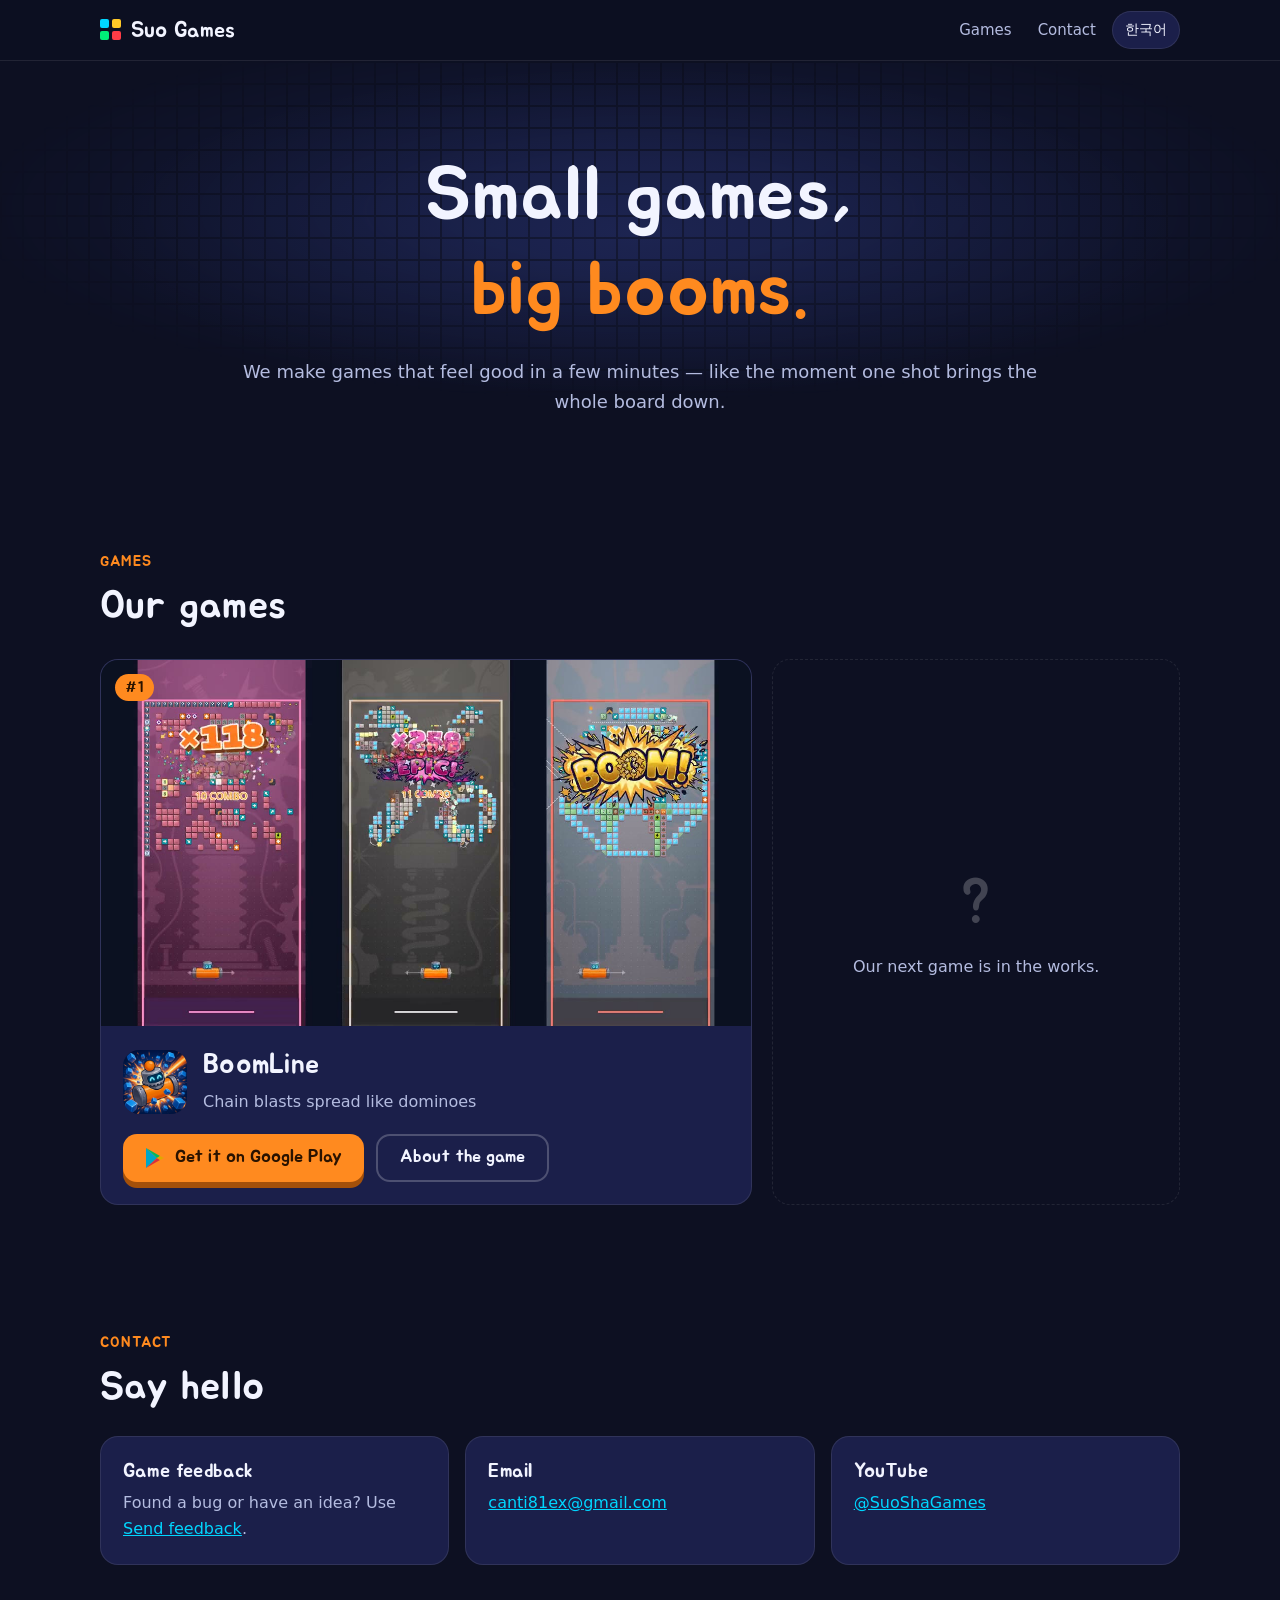
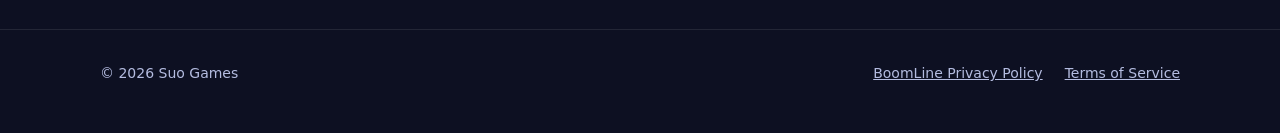
<file: index.html>
<!doctype html>
<html lang="ko" data-lang="ko">
<head>
<meta charset="utf-8">
<meta name="viewport" content="width=device-width, initial-scale=1">
<title>Suo Games</title>
<meta name="description" content="Suo Games — makers of BoomLine, a chain-blast puzzle for Android.">
<meta property="og:title" content="Suo Games">
<meta property="og:description" content="Makers of BoomLine — a chain-blast puzzle. Hit the core, the whole board falls.">
<meta property="og:image" content="https://canti81ex-flcl.github.io/boomline/media/og.jpg">
<meta property="og:type" content="website">
<meta name="theme-color" content="#0d1022">
<link rel="icon" href="/assets/bl-icon-32.png">
<link rel="stylesheet" href="/assets/suo.css">
<script src="/assets/suo.js"></script>
<style>
  .hero { padding: 88px 0 72px; text-align: center; }
  .hero h1 { font-size: clamp(40px, 9vw, 76px); }
  .hero h1 .o { color: var(--orange); }
  .hero .lead { margin: 18px auto 0; }
  .games { display: grid; grid-template-columns: 1.6fr 1fr; gap: 20px; margin-top: 28px; }
  .game { overflow: hidden; display: flex; flex-direction: column; }
  .game .shot { position: relative; aspect-ratio: 16 / 9; background: #000 center / cover no-repeat; }
  .game .shot img { width: 100%; height: 100%; object-fit: cover; }
  .game .shot .no { position: absolute; left: 14px; top: 14px; background: var(--orange); color: var(--orange-ink);
    font: 15px var(--head); padding: 4px 10px; border-radius: 999px; }
  .game .body { padding: 22px; display: grid; grid-template-columns: auto 1fr; gap: 6px 16px; align-items: center; }
  .game .body img.icon { width: 64px; height: 64px; border-radius: 16px; grid-row: span 2; }
  .game h3 { font-size: 28px; }
  .game .tag { color: var(--dim); margin: 0; }
  .game .acts { grid-column: 1 / -1; display: flex; flex-wrap: wrap; gap: 12px; margin-top: 12px; }
  .soon { display: grid; place-items: center; text-align: center; padding: 32px; border-style: dashed;
    background: transparent; color: var(--dim); min-height: 260px; }
  .soon .q { font: 56px var(--head); color: rgba(255,255,255,.22); }
  .contact { display: grid; grid-template-columns: repeat(auto-fit, minmax(240px, 1fr)); gap: 16px; margin-top: 24px; }
  .contact .card { padding: 22px; }
  .contact h3 { font-size: 20px; margin-bottom: 6px; }
  .contact p { margin: 0; color: var(--dim); }
  @media (max-width: 760px) { .games { grid-template-columns: 1fr; } .soon { min-height: 0; } }
</style>
</head>
<body>
<header class="top">
  <div class="wrap">
    <a class="brand" href="/"><span class="dots"><i></i><i></i><i></i><i></i></span>Suo Games</a>
    <nav>
      <a class="hide-sm" href="#games"><span lang="ko">게임</span><span lang="en">Games</span></a>
      <a class="hide-sm" href="#contact"><span lang="ko">문의</span><span lang="en">Contact</span></a>
      <button class="lang-btn" type="button" aria-label="Language"><span lang="ko">English</span><span lang="en">한국어</span></button>
    </nav>
  </div>
</header>

<main>
  <section class="hero blocks-bg">
    <div class="wrap">
      <h1 lang="ko">터지는 손맛을 만드는<br><span class="o">Suo Games</span></h1>
      <h1 lang="en">Small games,<br><span class="o">big booms.</span></h1>
      <p class="lead" lang="ko">한 발에 판이 무너지는 순간처럼, 짧게 해도 기분 좋은 게임을 만듭니다.</p>
      <p class="lead" lang="en">We make games that feel good in a few minutes — like the moment one shot brings the whole board down.</p>
    </div>
  </section>

  <section id="games">
    <div class="wrap">
      <div class="eyebrow"><span lang="ko">게임</span><span lang="en">Games</span></div>
      <h2 class="sec-title"><span lang="ko">우리 게임</span><span lang="en">Our games</span></h2>
      <div class="games">
        <article class="card game">
          <a class="shot" href="/boomline/">
            <img src="/boomline/media/trailer.jpg?v=2" alt="BoomLine — three boards blasting at once" width="1280" height="720">
            <span class="no">#1</span>
          </a>
          <div class="body">
            <img class="icon" src="/assets/bl-icon-180.png" alt="" width="64" height="64">
            <h3>BoomLine</h3>
            <p class="tag" lang="ko">도미노처럼 번지는 연쇄 폭파 퍼즐</p>
            <p class="tag" lang="en">Chain blasts spread like dominoes</p>
            <div class="acts">
              <a class="btn btn-play" href="https://play.google.com/store/apps/details?id=com.suo.boomline" rel="noopener">
                <svg width="20" height="22" viewBox="0 0 20 22" aria-hidden="true"><path d="M1 1l11 10L1 21z" fill="#00a6c8"/><path d="M1 1l14 8-3 2z" fill="#00b860"/><path d="M1 21l14-8-3-2z" fill="#d8323c"/><path d="M15 9l4 2-4 2-3-2z" fill="#e0a800"/></svg>
                <span lang="ko">Google Play에서 받기</span><span lang="en">Get it on Google Play</span>
              </a>
              <a class="btn btn-ghost" href="/boomline/"><span lang="ko">게임 소개</span><span lang="en">About the game</span></a>
            </div>
          </div>
        </article>
        <div class="card soon">
          <div>
            <div class="q">?</div>
            <p lang="ko">다음 게임을 만들고 있어요.</p>
            <p lang="en">Our next game is in the works.</p>
          </div>
        </div>
      </div>
    </div>
  </section>

  <section id="contact">
    <div class="wrap">
      <div class="eyebrow"><span lang="ko">문의</span><span lang="en">Contact</span></div>
      <h2 class="sec-title"><span lang="ko">이야기 들려주세요</span><span lang="en">Say hello</span></h2>
      <div class="contact">
        <div class="card">
          <h3><span lang="ko">게임 의견</span><span lang="en">Game feedback</span></h3>
          <p lang="ko">버그나 아이디어는 <a href="/boomline/#feedback">의견 보내기</a>로 남겨 주세요.</p>
          <p lang="en">Found a bug or have an idea? Use <a href="/boomline/#feedback">Send feedback</a>.</p>
        </div>
        <div class="card">
          <h3><span lang="ko">이메일</span><span lang="en">Email</span></h3>
          <p><a href="mailto:canti81ex@gmail.com">canti81ex@gmail.com</a></p>
        </div>
        <div class="card">
          <h3>YouTube</h3>
          <p><a href="https://www.youtube.com/@SuoShaGames" rel="noopener">@SuoShaGames</a></p>
        </div>
      </div>
    </div>
  </section>
</main>

<footer>
  <div class="wrap">
    <span class="copy">© 2026 Suo Games</span>
    <a href="/boomline-site/" lang="ko">BoomLine 개인정보처리방침</a>
    <a href="/boomline-site/en.html" lang="en">BoomLine Privacy Policy</a>
    <a href="/boomline-site/terms.html" lang="ko">이용약관</a>
    <a href="/boomline-site/terms-en.html" lang="en">Terms of Service</a>
  </div>
</footer>
</body>
</html>
</file>
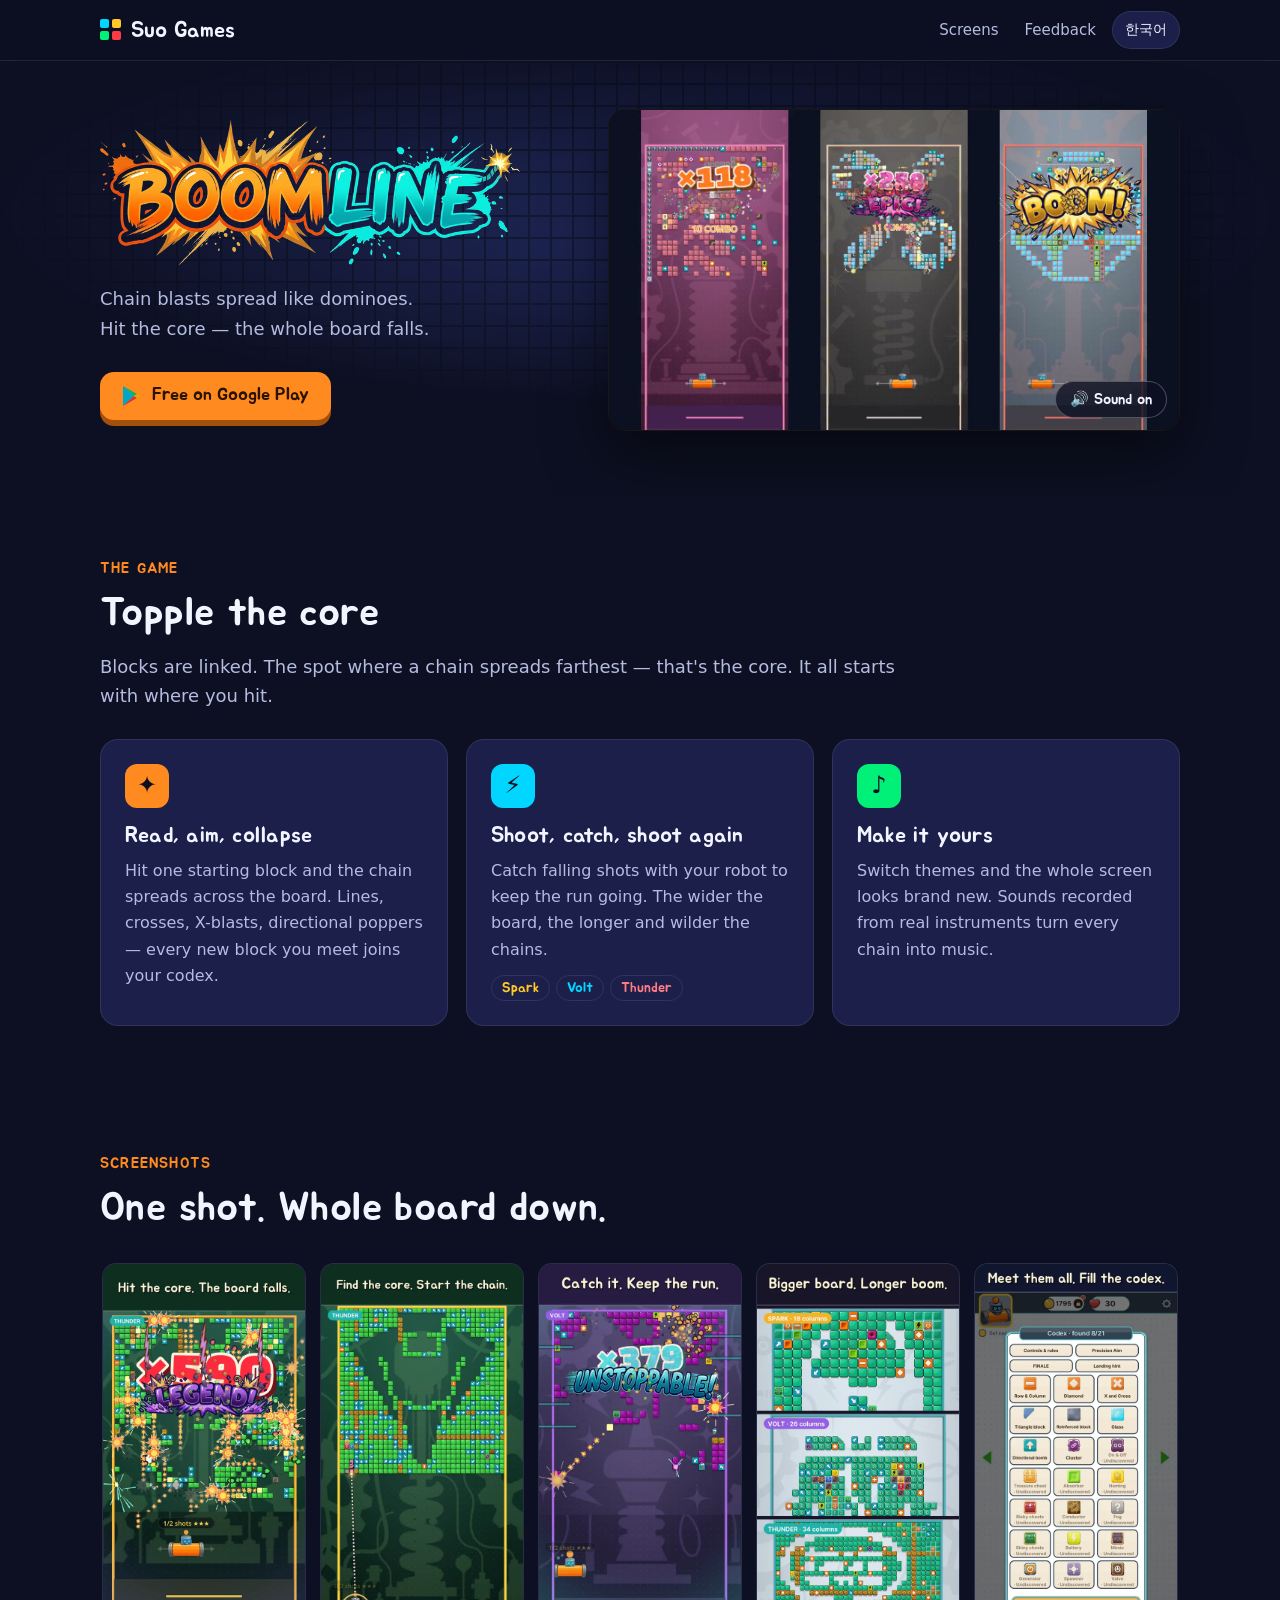
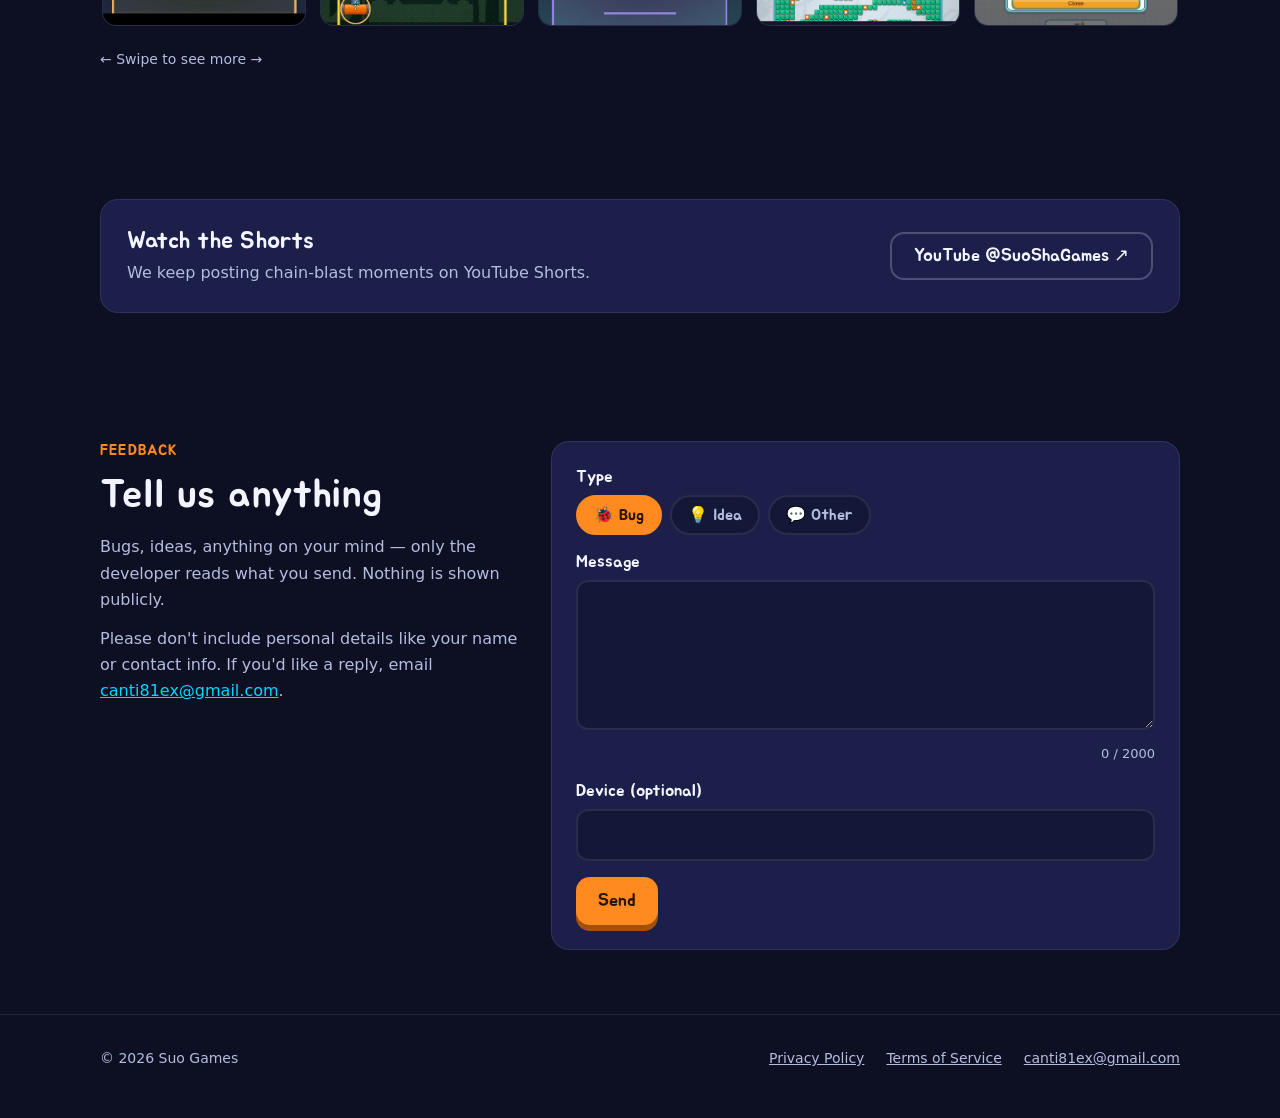
<file: boomline/index.html>
<!doctype html>
<html lang="ko" data-lang="ko">
<head>
<meta charset="utf-8">
<meta name="viewport" content="width=device-width, initial-scale=1">
<title>BoomLine — Suo Games</title>
<meta name="description" content="BoomLine: Chain Blast Puzzle. Hit the core — the whole board falls. Free on Google Play.">
<meta property="og:title" content="BoomLine: Chain Blast Puzzle">
<meta property="og:description" content="Chain blasts spread like dominoes. Hit the core — the whole board falls.">
<meta property="og:image" content="https://canti81ex-flcl.github.io/boomline/media/og.jpg">
<meta property="og:type" content="website">
<meta name="theme-color" content="#0d1022">
<link rel="icon" href="/assets/bl-icon-32.png">
<link rel="apple-touch-icon" href="/assets/bl-icon-180.png">
<link rel="stylesheet" href="/assets/suo.css">
<script src="/assets/suo.js"></script>
<style>
  .hero { padding: 48px 0 64px; }
  .hero .grid { display: grid; grid-template-columns: 0.9fr 1.1fr; gap: 40px; align-items: center; }
  .hero .logo { width: min(420px, 100%); height: auto; }
  .hero .lead { margin: 18px 0 28px; }
  .hero .acts { display: flex; flex-wrap: wrap; gap: 14px; }
  .player { position: relative; border-radius: var(--radius); overflow: hidden; background: #000;
    box-shadow: 0 24px 60px rgba(0, 0, 0, 0.5); border: 1px solid var(--line); aspect-ratio: 16 / 9; }
  .player video { width: 100%; height: 100%; object-fit: cover; }
  .sound { position: absolute; right: 12px; bottom: 12px; font: 15px var(--head); color: var(--ink);
    background: rgba(13, 16, 34, 0.78); border: 1px solid rgba(255,255,255,.25); border-radius: 999px;
    padding: 8px 14px; cursor: pointer; }
  .sound:hover { background: rgba(13, 16, 34, 0.95); }

  .feats { display: grid; grid-template-columns: repeat(3, 1fr); gap: 18px; margin-top: 28px; }
  .feat { padding: 24px; }
  .feat .chip { width: 44px; height: 44px; border-radius: 12px; display: grid; place-items: center; font: 24px var(--head);
    margin-bottom: 14px; color: #0d1022; }
  .feat h3 { font-size: 22px; margin-bottom: 8px; }
  .feat p { margin: 0; color: var(--dim); }
  .feat .tracks { display: flex; gap: 6px; flex-wrap: wrap; margin-top: 12px; }
  .feat .tracks span { font: 14px var(--head); padding: 3px 10px; border-radius: 999px; border: 1px solid var(--line); }

  .shots { display: grid; grid-auto-flow: column; grid-auto-columns: minmax(200px, 240px); gap: 14px;
    overflow-x: auto; scroll-snap-type: x mandatory; padding: 6px 2px 18px; margin-top: 24px;
    scrollbar-color: var(--panel) transparent; }
  .shots img { width: 100%; height: auto; aspect-ratio: 9 / 16; border-radius: 14px; scroll-snap-align: start;
    border: 1px solid var(--line); background: var(--bg2); }
  .shots-wrap { position: relative; }
  .hint { color: var(--dim); font-size: 14px; margin: 4px 0 0; }

  .yt { display: flex; flex-wrap: wrap; align-items: center; justify-content: space-between; gap: 18px; padding: 26px; }
  .yt h3 { font-size: 24px; }
  .yt p { margin: 4px 0 0; color: var(--dim); }

  /* 의견 보내기 */
  .fb { display: grid; grid-template-columns: 0.8fr 1.2fr; gap: 32px; align-items: start; }
  .fb .note { color: var(--dim); }
  .fb .note p { margin: 0 0 12px; }
  form.card { padding: 24px; display: grid; gap: 16px; }
  .field label, .field legend { display: block; font: 17px var(--head); margin-bottom: 8px; padding: 0; }
  fieldset { border: 0; margin: 0; padding: 0; min-width: 0; }
  .cats { display: flex; flex-wrap: wrap; gap: 8px; }
  .cats input { position: absolute; opacity: 0; pointer-events: none; }
  .cats label { margin: 0; font: 16px var(--head); padding: 8px 16px; border-radius: 999px; cursor: pointer;
    background: var(--bg2); border: 2px solid var(--line); color: var(--dim); }
  .cats input:checked + label { background: var(--orange); border-color: var(--orange); color: var(--orange-ink); }
  .cats input:focus-visible + label { outline: 3px solid var(--cyan); outline-offset: 2px; }
  textarea, input[type="text"] {
    width: 100%; font: 16px/1.5 var(--body); color: var(--ink); background: var(--bg2);
    border: 2px solid var(--line); border-radius: 12px; padding: 12px 14px;
  }
  textarea { min-height: 150px; resize: vertical; }
  textarea:focus, input[type="text"]:focus { border-color: var(--cyan); outline: none; }
  .count { text-align: right; color: var(--dim); font-size: 13px; margin-top: 4px; }
  .hp { position: absolute; left: -9999px; width: 1px; height: 1px; overflow: hidden; }
  .row { display: flex; flex-wrap: wrap; align-items: center; gap: 14px; }
  .msg { margin: 0; font-size: 15px; }
  .msg.ok { color: var(--green); }
  .msg.err { color: #ff8a8a; }
  button[disabled] { opacity: 0.6; cursor: default; }

  @media (max-width: 860px) {
    .hero .grid, .fb { grid-template-columns: 1fr; }
    .hero .grid { gap: 28px; }
    .hero .text { order: 2; }
    .feats { grid-template-columns: 1fr; }
  }
</style>
</head>
<body>
<header class="top">
  <div class="wrap">
    <a class="brand" href="/"><span class="dots"><i></i><i></i><i></i><i></i></span>Suo Games</a>
    <nav>
      <a class="hide-sm" href="#shots"><span lang="ko">스크린샷</span><span lang="en">Screens</span></a>
      <a href="#feedback"><span lang="ko">의견 보내기</span><span lang="en">Feedback</span></a>
      <button class="lang-btn" type="button" aria-label="Language"><span lang="ko">English</span><span lang="en">한국어</span></button>
    </nav>
  </div>
</header>

<main>
  <section class="hero blocks-bg">
    <div class="wrap grid">
      <div class="text">
        <h1><img class="logo" src="media/logo.png" alt="BoomLine" width="720" height="251"></h1>
        <p class="lead" lang="ko">도미노처럼 번지는 연쇄 폭파 퍼즐.<br>코어를 맞히면 판이 무너진다.</p>
        <p class="lead" lang="en">Chain blasts spread like dominoes.<br>Hit the core — the whole board falls.</p>
        <div class="acts">
          <a class="btn btn-play" href="https://play.google.com/store/apps/details?id=com.suo.boomline" rel="noopener">
            <svg width="20" height="22" viewBox="0 0 20 22" aria-hidden="true"><path d="M1 1l11 10L1 21z" fill="#00a6c8"/><path d="M1 1l14 8-3 2z" fill="#00b860"/><path d="M1 21l14-8-3-2z" fill="#d8323c"/><path d="M15 9l4 2-4 2-3-2z" fill="#e0a800"/></svg>
            <span lang="ko">Google Play에서 무료로 받기</span><span lang="en">Free on Google Play</span>
          </a>
        </div>
      </div>
      <div class="player">
        <video id="trailer" src="media/trailer.mp4?v=2" poster="media/trailer.jpg?v=2" autoplay muted loop playsinline preload="metadata"
               aria-label="BoomLine trailer"></video>
        <button class="sound" type="button" id="sound" aria-pressed="false">
          <span lang="ko">🔊 소리 켜기</span><span lang="en">🔊 Sound on</span>
        </button>
      </div>
    </div>
  </section>

  <section>
    <div class="wrap">
      <div class="eyebrow"><span lang="ko">게임 소개</span><span lang="en">The game</span></div>
      <h2 class="sec-title"><span lang="ko">코어를 무너뜨려라</span><span lang="en">Topple the core</span></h2>
      <p class="lead" lang="ko">블록들은 서로 이어져 있습니다. 연쇄가 가장 멀리 번지는 자리 — 그게 코어입니다. 어디를 맞히느냐에서 모든 것이 시작됩니다.</p>
      <p class="lead" lang="en">Blocks are linked. The spot where a chain spreads farthest — that's the core. It all starts with where you hit.</p>
      <div class="feats">
        <div class="card feat">
          <div class="chip" style="background: var(--orange)">✦</div>
          <h3><span lang="ko">읽고, 조준하고, 무너뜨려라</span><span lang="en">Read, aim, collapse</span></h3>
          <p lang="ko">시작점 하나를 맞히면 연쇄가 판 위를 타고 번져 나갑니다. 라인, 십자, X자, 방향 기폭까지 — 새로 만난 블록은 도감에 차곡차곡 모입니다.</p>
          <p lang="en">Hit one starting block and the chain spreads across the board. Lines, crosses, X-blasts, directional poppers — every new block you meet joins your codex.</p>
        </div>
        <div class="card feat">
          <div class="chip" style="background: var(--cyan)">⚡</div>
          <h3><span lang="ko">쏘고, 받고, 다시 쏘고</span><span lang="en">Shoot, catch, shoot again</span></h3>
          <p lang="ko">떨어지는 탄을 로봇으로 받아내 다음 한 발을 이어갑니다. 판이 넓어질수록 연쇄는 더 길고 화려해집니다.</p>
          <p lang="en">Catch falling shots with your robot to keep the run going. The wider the board, the longer and wilder the chains.</p>
          <div class="tracks"><span style="color: var(--yellow)">Spark</span><span style="color: var(--cyan)">Volt</span><span style="color: #ff7a82">Thunder</span></div>
        </div>
        <div class="card feat">
          <div class="chip" style="background: var(--green)">♪</div>
          <h3><span lang="ko">내 취향대로</span><span lang="en">Make it yours</span></h3>
          <p lang="ko">테마를 바꾸면 화면 전체가 새로워지고, 실제 악기를 녹음한 사운드로 연쇄가 터질 때마다 한 곡의 음악이 됩니다.</p>
          <p lang="en">Switch themes and the whole screen looks brand new. Sounds recorded from real instruments turn every chain into music.</p>
        </div>
      </div>
    </div>
  </section>

  <section id="shots">
    <div class="wrap">
      <div class="eyebrow"><span lang="ko">스크린샷</span><span lang="en">Screenshots</span></div>
      <h2 class="sec-title"><span lang="ko">한 발에 판이 무너지는 순간</span><span lang="en">One shot. Whole board down.</span></h2>
      <div class="shots" lang="ko" tabindex="0" aria-label="스크린샷">
        <img src="media/shots/ko-1.webp" alt="코어를 맞히면 판이 무너진다" width="540" height="960" loading="lazy">
        <img src="media/shots/ko-2.webp" alt="연쇄의 시작점, 코어를 찾아라" width="540" height="960" loading="lazy">
        <img src="media/shots/ko-3.webp" alt="떨어지면 받아서 한 발 더" width="540" height="960" loading="lazy">
        <img src="media/shots/ko-4.webp" alt="판이 커질수록 연쇄가 길다" width="540" height="960" loading="lazy">
        <img src="media/shots/ko-5.webp" alt="만난 블록은 도감에 쌓인다" width="540" height="960" loading="lazy">
        <img src="media/shots/ko-6.webp" alt="테마를 고르면 화면이 바뀐다" width="540" height="960" loading="lazy">
        <img src="media/shots/ko-7.webp" alt="터진 칸수가 칭호가 된다" width="540" height="960" loading="lazy">
        <img src="media/shots/ko-8.webp" alt="한 발 최고가 기록으로 남는다" width="540" height="960" loading="lazy">
      </div>
      <div class="shots" lang="en" tabindex="0" aria-label="Screenshots">
        <img src="media/shots/en-1.webp" alt="Hit the core. The board falls." width="540" height="960" loading="lazy">
        <img src="media/shots/en-2.webp" alt="Find the core. Start the chain." width="540" height="960" loading="lazy">
        <img src="media/shots/en-3.webp" alt="Catch it. Keep the run." width="540" height="960" loading="lazy">
        <img src="media/shots/en-4.webp" alt="Bigger board. Longer boom." width="540" height="960" loading="lazy">
        <img src="media/shots/en-5.webp" alt="Meet them all. Fill the codex." width="540" height="960" loading="lazy">
      </div>
      <p class="hint" lang="ko">← 옆으로 넘겨 보세요 →</p>
      <p class="hint" lang="en">← Swipe to see more →</p>
    </div>
  </section>

  <section>
    <div class="wrap">
      <div class="card yt">
        <div>
          <h3><span lang="ko">쇼츠로 보기</span><span lang="en">Watch the Shorts</span></h3>
          <p lang="ko">연쇄가 터지는 장면을 YouTube 쇼츠로 계속 올리고 있어요.</p>
          <p lang="en">We keep posting chain-blast moments on YouTube Shorts.</p>
        </div>
        <a class="btn btn-ghost" href="https://www.youtube.com/@SuoShaGames/shorts" rel="noopener">YouTube @SuoShaGames ↗</a>
      </div>
    </div>
  </section>

  <section id="feedback">
    <div class="wrap fb">
      <div>
        <div class="eyebrow"><span lang="ko">의견 보내기</span><span lang="en">Feedback</span></div>
        <h2 class="sec-title"><span lang="ko">무엇이든 알려 주세요</span><span lang="en">Tell us anything</span></h2>
        <div class="note">
          <p lang="ko">버그, 아이디어, 하고 싶은 말 — 보내 주신 글은 개발자만 읽습니다. 다른 사람에게 공개되지 않습니다.</p>
          <p lang="en">Bugs, ideas, anything on your mind — only the developer reads what you send. Nothing is shown publicly.</p>
          <p lang="ko">이름·연락처 같은 개인정보는 적지 말아 주세요. 답장이 필요하면 <a href="mailto:canti81ex@gmail.com">canti81ex@gmail.com</a> 으로 메일 주세요.</p>
          <p lang="en">Please don't include personal details like your name or contact info. If you'd like a reply, email <a href="mailto:canti81ex@gmail.com">canti81ex@gmail.com</a>.</p>
        </div>
      </div>
      <form class="card" id="fb-form" novalidate>
        <fieldset class="field">
          <legend><span lang="ko">종류</span><span lang="en">Type</span></legend>
          <div class="cats">
            <input type="radio" name="cat" id="cat-bug" value="bug" checked><label for="cat-bug"><span lang="ko">🐞 버그</span><span lang="en">🐞 Bug</span></label>
            <input type="radio" name="cat" id="cat-idea" value="idea"><label for="cat-idea"><span lang="ko">💡 아이디어</span><span lang="en">💡 Idea</span></label>
            <input type="radio" name="cat" id="cat-other" value="other"><label for="cat-other"><span lang="ko">💬 기타</span><span lang="en">💬 Other</span></label>
          </div>
        </fieldset>
        <div class="field">
          <label for="fb-msg"><span lang="ko">내용</span><span lang="en">Message</span></label>
          <textarea id="fb-msg" maxlength="2000" required></textarea>
          <div class="count"><span id="fb-count">0</span> / 2000</div>
        </div>
        <div class="field">
          <label for="fb-dev"><span lang="ko">기기 (선택)</span><span lang="en">Device (optional)</span></label>
          <input type="text" id="fb-dev" maxlength="60" autocomplete="off">
        </div>
        <div class="hp" aria-hidden="true"><label for="fb-web">Website</label><input type="text" id="fb-web" tabindex="-1" autocomplete="off"></div>
        <div class="row">
          <button class="btn btn-play" type="submit" id="fb-send"><span lang="ko">보내기</span><span lang="en">Send</span></button>
          <p class="msg" id="fb-msg-out" role="status" aria-live="polite"></p>
        </div>
      </form>
    </div>
  </section>
</main>

<footer>
  <div class="wrap">
    <span class="copy">© 2026 Suo Games</span>
    <a href="/boomline-site/" lang="ko">개인정보처리방침</a>
    <a href="/boomline-site/en.html" lang="en">Privacy Policy</a>
    <a href="/boomline-site/terms.html" lang="ko">이용약관</a>
    <a href="/boomline-site/terms-en.html" lang="en">Terms of Service</a>
    <a href="mailto:canti81ex@gmail.com">canti81ex@gmail.com</a>
  </div>
</footer>

<script>
(function () {
  // 트레일러 소리 — 자동 재생은 음소거여야 브라우저가 튼다. 누르면 소리를 켜고 처음부터.
  var v = document.getElementById("trailer"), s = document.getElementById("sound");
  var LABEL = { ko: ["🔊 소리 켜기", "🔇 소리 끄기"], en: ["🔊 Sound on", "🔇 Sound off"] };
  s.addEventListener("click", function () {
    v.muted = !v.muted;
    if (!v.muted) { v.currentTime = 0; v.play(); }
    s.setAttribute("aria-pressed", String(!v.muted));
    s.children[0].textContent = LABEL.ko[v.muted ? 0 : 1];
    s.children[1].textContent = LABEL.en[v.muted ? 0 : 1];
  });
  if (window.matchMedia && matchMedia("(prefers-reduced-motion: reduce)").matches) { v.removeAttribute("autoplay"); v.pause(); }

  // 의견 보내기 — Firebase RTDB /fb 에 새 줄 하나(규칙이 쓰기만 받는다 · 읽기 막힘). 개인정보 칸은 두지 않는다.
  var URL = "https://boomline-1b15f-default-rtdb.asia-southeast1.firebasedatabase.app/fb.json";
  var form = document.getElementById("fb-form"), msg = document.getElementById("fb-msg"),
      dev = document.getElementById("fb-dev"), out = document.getElementById("fb-msg-out"),
      send = document.getElementById("fb-send"), count = document.getElementById("fb-count");
  var T = {
    ko: { short: "두 글자 이상 적어 주세요.", wait: "조금 뒤에 다시 보내 주세요.", sending: "보내는 중…",
          ok: "고맙습니다! 잘 받았어요.", fail: "보내지 못했어요. 잠시 뒤 다시 시도하거나 메일로 보내 주세요." },
    en: { short: "Please write at least 2 characters.", wait: "Please wait a moment before sending again.", sending: "Sending…",
          ok: "Thank you! We got it.", fail: "Couldn't send. Please try again later, or email us." }
  };
  function say(key, cls) { out.textContent = T[window.suoLang()][key]; out.className = "msg " + (cls || ""); }
  function last() { try { return +localStorage.getItem("suo-fb-at") || 0; } catch (e) { return 0; } }
  msg.addEventListener("input", function () { count.textContent = msg.value.length; });
  form.addEventListener("submit", function (e) {
    e.preventDefault();
    var text = msg.value.trim();
    if (text.length < 2) { say("short", "err"); msg.focus(); return; }
    if (Date.now() - last() < 60000) { say("wait", "err"); return; }
    if (document.getElementById("fb-web").value) { say("ok", "ok"); form.reset(); return; }   // 봇 함정 칸
    send.disabled = true; say("sending");
    fetch(URL, {
      method: "POST",
      headers: { "Content-Type": "application/json" },
      body: JSON.stringify({
        game: "boomline",
        cat: form.querySelector("input[name=cat]:checked").value,
        msg: text,
        dev: dev.value.trim().slice(0, 60),
        lang: window.suoLang(),
        t: { ".sv": "timestamp" }
      })
    }).then(function (r) {
      if (!r.ok) throw new Error(r.status);
      try { localStorage.setItem("suo-fb-at", String(Date.now())); } catch (e) {}
      form.reset(); count.textContent = "0"; say("ok", "ok");
    }).catch(function () { say("fail", "err"); })
      .then(function () { send.disabled = false; });
  });
})();
</script>
</body>
</html>
</file>
<file: assets/suo.css>
/* Suo Games — 사이트 공통. 바깥 요청 없음(글꼴도 같은 저장소) — 쿠키·동의 창이 필요 없게. */
@font-face { font-family: "Jua"; src: url("jua-sub.woff") format("woff"); font-display: swap; }

:root {
  --bg: #0d1022;
  --bg2: #141838;
  --panel: #1b1f4a;
  --line: rgba(255, 255, 255, 0.09);
  --ink: #f2f4ff;
  --dim: #b4bce0;
  --orange: #ff8a1f;
  --orange-ink: #2a1300;
  --cyan: #00d6ff;
  --green: #00f078;
  --red: #ff3c46;
  --yellow: #ffc828;
  --radius: 18px;
  --wrap: 1080px;
  --head: "Jua", "Apple SD Gothic Neo", "Malgun Gothic", system-ui, sans-serif;
  --body: system-ui, -apple-system, "Segoe UI", "Apple SD Gothic Neo", "Malgun Gothic", "Noto Sans KR", sans-serif;
  color-scheme: dark;
}

* { box-sizing: border-box; }
html { -webkit-text-size-adjust: 100%; scroll-behavior: smooth; }
body {
  margin: 0;
  background: var(--bg);
  color: var(--ink);
  font: 16px/1.65 var(--body);
  word-break: keep-all;
  overflow-wrap: anywhere;
}
img, video { display: block; max-width: 100%; }
a { color: var(--cyan); }
h1, h2, h3 { font-family: var(--head); font-weight: 400; line-height: 1.25; margin: 0; letter-spacing: 0.01em; }

/* 언어 — 같은 자리에 ko · en 형제를 두고 html[data-lang] 로 하나만 보인다 */
html[data-lang="ko"] [lang="en"]:not(html),
html[data-lang="en"] [lang="ko"]:not(html) { display: none !important; }

.wrap { width: min(var(--wrap), 100% - 32px); margin-inline: auto; }

/* 머리 */
.top {
  position: sticky; top: 0; z-index: 10;
  background: rgba(13, 16, 34, 0.86);
  backdrop-filter: blur(10px); -webkit-backdrop-filter: blur(10px);
  border-bottom: 1px solid var(--line);
}
.top .wrap { display: flex; align-items: center; gap: 16px; height: 60px; }
.brand { display: flex; align-items: center; gap: 10px; color: var(--ink); text-decoration: none; font-family: var(--head); font-size: 22px; }
.brand .dots { display: grid; grid-template-columns: repeat(2, 9px); gap: 3px; }
.brand .dots i { width: 9px; height: 9px; border-radius: 2px; }
.dots i:nth-child(1) { background: var(--cyan); }
.dots i:nth-child(2) { background: var(--yellow); }
.dots i:nth-child(3) { background: var(--green); }
.dots i:nth-child(4) { background: var(--red); }
.top nav { margin-left: auto; display: flex; align-items: center; gap: 6px; }
.top nav a { color: var(--dim); text-decoration: none; padding: 8px 10px; border-radius: 10px; font-size: 15px; }
.top nav a:hover { color: var(--ink); background: var(--line); }
.lang-btn {
  font: inherit; font-size: 14px; color: var(--ink); background: var(--panel);
  border: 1px solid var(--line); border-radius: 999px; padding: 6px 12px; cursor: pointer;
}
.lang-btn:hover { border-color: var(--dim); }

/* 버튼 */
.btn {
  display: inline-flex; align-items: center; gap: 10px; min-height: 48px; padding: 0 22px;
  border-radius: 14px; font: 18px var(--head); text-decoration: none; cursor: pointer; border: 0;
}
.btn-play { background: var(--orange); color: var(--orange-ink); box-shadow: 0 6px 0 #a4500a; }
.btn-play:hover { filter: brightness(1.06); }
.btn-play:active { transform: translateY(3px); box-shadow: 0 3px 0 #a4500a; }
.btn-ghost { background: transparent; color: var(--ink); border: 2px solid rgba(255, 255, 255, 0.22); }
.btn-ghost:hover { border-color: var(--ink); }
.btn svg { flex: none; }

/* 섹션 */
section { padding: 64px 0; }
.eyebrow { color: var(--orange); font: 15px var(--head); letter-spacing: 0.08em; text-transform: uppercase; margin-bottom: 10px; }
.sec-title { font-size: clamp(28px, 5vw, 40px); margin-bottom: 14px; }
.lead { color: var(--dim); font-size: 18px; max-width: 46em; margin: 0; }

/* 블록 배경 — 판처럼 보이는 작은 사각 격자(꾸밈) */
.blocks-bg { position: relative; overflow: hidden; isolation: isolate; }
.blocks-bg::before {
  content: ""; position: absolute; inset: 0; z-index: -1; opacity: 0.35;
  background: radial-gradient(60% 55% at 50% 40%, rgba(64, 80, 170, 0.55), transparent 70%);
}
.blocks-bg::after {
  content: ""; position: absolute; inset: 0; z-index: -1; opacity: 0.18;
  background-image:
    linear-gradient(var(--bg) 2px, transparent 2px),
    linear-gradient(90deg, var(--bg) 2px, transparent 2px);
  background-size: 22px 22px;
  -webkit-mask-image: radial-gradient(70% 60% at 50% 35%, #000 20%, transparent 75%);
  mask-image: radial-gradient(70% 60% at 50% 35%, #000 20%, transparent 75%);
  background-color: #3a4bb0;
}

/* 카드 */
.card { background: var(--panel); border: 1px solid var(--line); border-radius: var(--radius); }

/* 바닥 */
footer { border-top: 1px solid var(--line); padding: 32px 0 48px; color: var(--dim); font-size: 14px; }
footer .wrap { display: flex; flex-wrap: wrap; gap: 10px 22px; align-items: center; }
footer a { color: var(--dim); }
footer a:hover { color: var(--ink); }
footer .copy { margin-right: auto; }

:focus-visible { outline: 3px solid var(--cyan); outline-offset: 2px; }

@media (prefers-reduced-motion: reduce) {
  html { scroll-behavior: auto; }
}
@media (max-width: 560px) {
  section { padding: 48px 0; }
  .top nav a.hide-sm { display: none; }
  .lead { font-size: 17px; }
}
</file>
